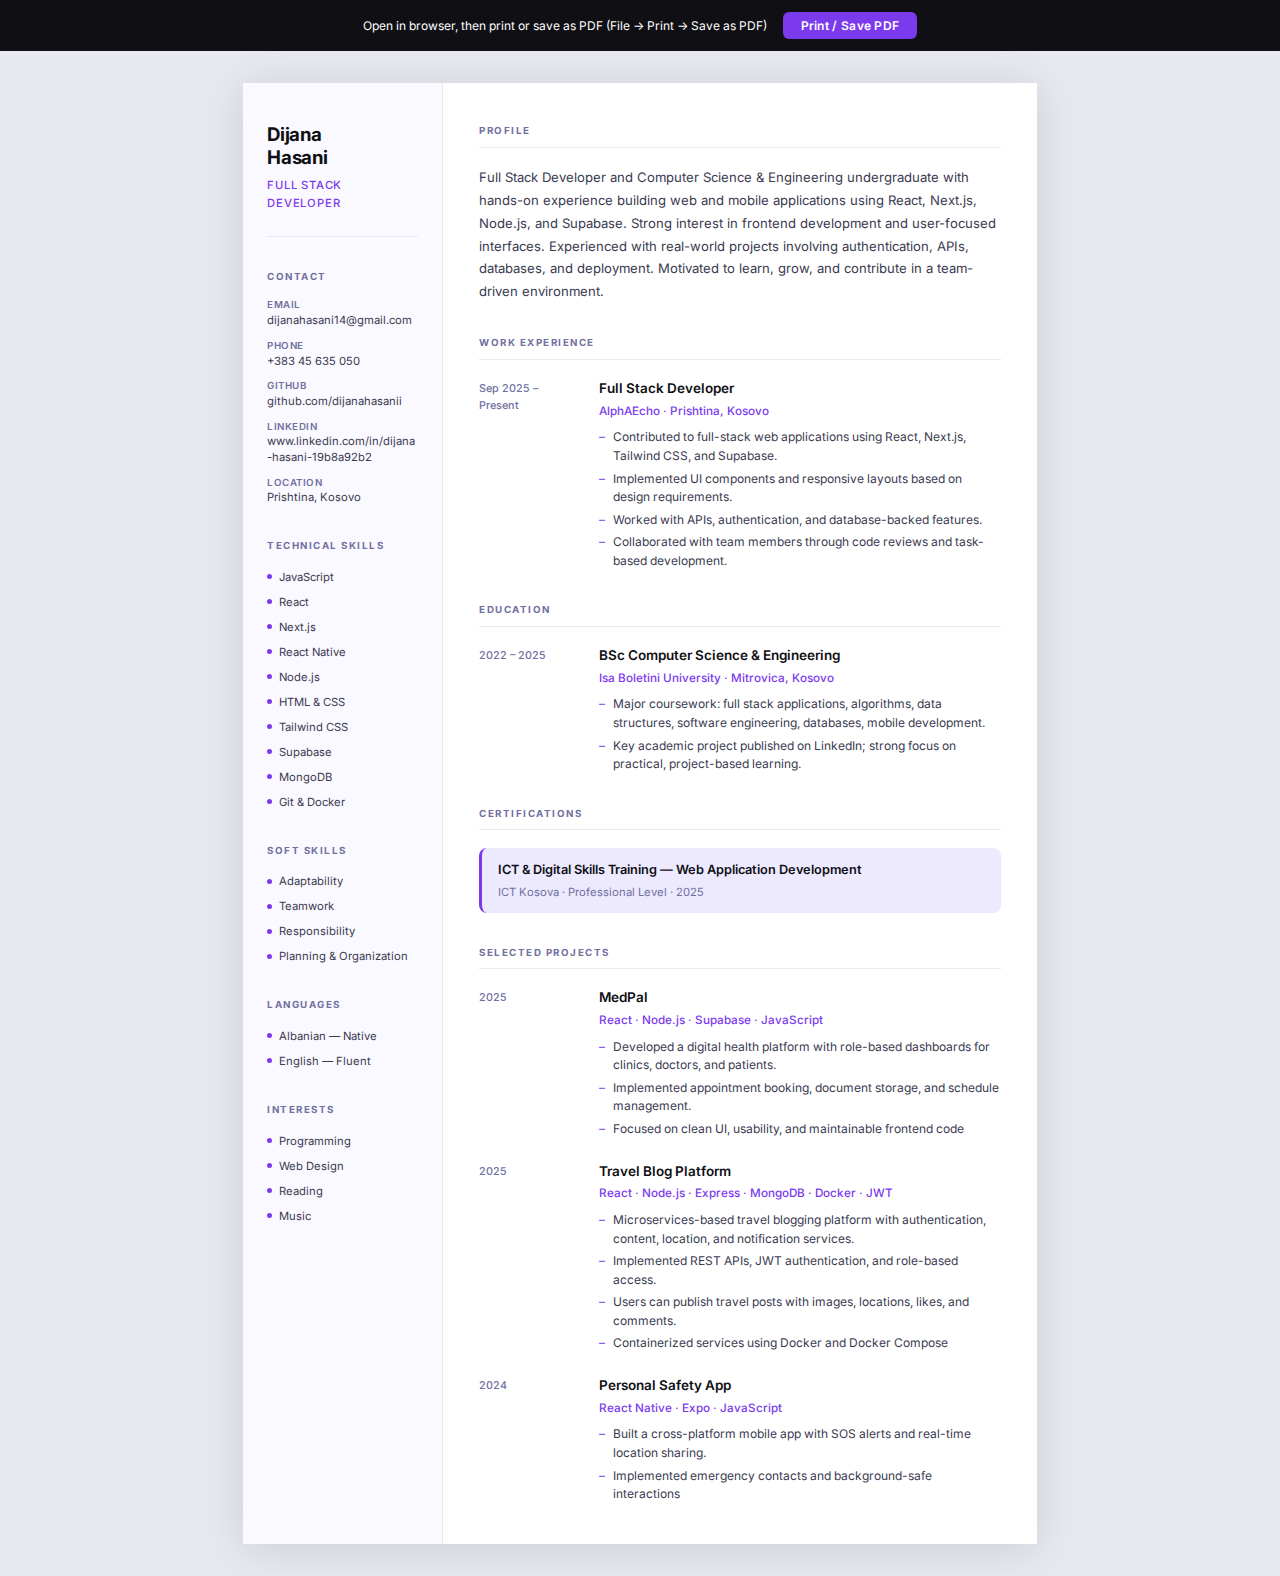
<file: cv.html>
<!doctype html>
<html lang="en">
  <head>
    <meta charset="UTF-8" />
    <meta name="viewport" content="width=device-width, initial-scale=1.0" />
    <title>Dijana Hasani — CV</title>
    <link rel="preconnect" href="https://fonts.googleapis.com" />
    <link rel="preconnect" href="https://fonts.gstatic.com" crossorigin />
    <link
      href="https://fonts.googleapis.com/css2?family=Inter:wght@300;400;500;600;700&display=swap"
      rel="stylesheet"
    />
    <style>
      *,
      *::before,
      *::after {
        margin: 0;
        padding: 0;
        box-sizing: border-box;
      }

      :root {
        --ink: #0f0f14;
        --ink-2: #3a3a50;
        --ink-3: #7070a0;
        --accent: #7c3aed;
        --accent-lt: #ede9fe;
        --rule: #e8e8f0;
        --bg: #ffffff;
        --sidebar: #faf9ff;
      }

      html {
        font-size: 15px;
      }

      body {
        font-family: "Inter", sans-serif;
        background: #e8e8f0;
        color: var(--ink);
        line-height: 1.6;
        -webkit-print-color-adjust: exact;
        print-color-adjust: exact;
      }

      /* ── PRINT BUTTON ── */
      .print-bar {
        background: var(--ink);
        color: #fff;
        text-align: center;
        padding: 12px 20px;
        font-size: 0.8rem;
        display: flex;
        align-items: center;
        justify-content: center;
        gap: 16px;
      }

      .print-bar button {
        background: var(--accent);
        color: #fff;
        border: none;
        border-radius: 6px;
        padding: 6px 18px;
        font-family: "Inter", sans-serif;
        font-size: 0.8rem;
        font-weight: 600;
        cursor: pointer;
        letter-spacing: 0.3px;
      }

      .print-bar button:hover {
        background: #6d28d9;
      }

      @media print {
        .print-bar {
          display: none;
        }
      }

      /* ── PAGE ── */
      .page {
        width: 210mm;
        min-height: 297mm;
        margin: 32px auto;
        background: var(--bg);
        box-shadow: 0 4px 40px rgba(0, 0, 0, 0.12);
        display: grid;
        grid-template-columns: 200px 1fr;
        overflow: hidden;
      }

      @media print {
        body {
          background: #fff;
        }
        .page {
          margin: 0;
          box-shadow: none;
          width: 100%;
          min-height: 100vh;
        }
      }

      /* ── SIDEBAR ── */
      .sidebar {
        background: var(--sidebar);
        border-right: 1px solid var(--rule);
        padding: 40px 24px;
        display: flex;
        flex-direction: column;
        gap: 32px;
      }

      .sidebar-name {
        border-bottom: 1px solid var(--rule);
        padding-bottom: 24px;
      }

      .sidebar-name h1 {
        font-size: 1.25rem;
        font-weight: 700;
        color: var(--ink);
        line-height: 1.25;
        letter-spacing: -0.3px;
      }

      .sidebar-name .role {
        font-size: 0.75rem;
        font-weight: 500;
        color: var(--accent);
        margin-top: 6px;
        text-transform: uppercase;
        letter-spacing: 0.8px;
      }

      .sb-section h2 {
        font-size: 0.65rem;
        font-weight: 700;
        letter-spacing: 1.5px;
        text-transform: uppercase;
        color: var(--ink-3);
        margin-bottom: 14px;
      }

      /* Contact */
      .contact-list {
        list-style: none;
        display: flex;
        flex-direction: column;
        gap: 10px;
      }

      .contact-list li {
        font-size: 0.75rem;
        color: var(--ink-2);
        word-break: break-all;
        line-height: 1.4;
      }

      .contact-list li span.label {
        display: block;
        font-size: 0.65rem;
        font-weight: 600;
        text-transform: uppercase;
        letter-spacing: 0.5px;
        color: var(--ink-3);
        margin-bottom: 1px;
      }

      /* Skills sidebar tags */
      .skill-tags {
        display: flex;
        flex-direction: column;
        gap: 8px;
      }

      .skill-tags .tag-row {
        display: flex;
        align-items: center;
        justify-content: space-between;
        gap: 8px;
      }

      .skill-tags .tag-label {
        font-size: 0.75rem;
        color: var(--ink-2);
        white-space: nowrap;
      }

      .skill-tags .tag-bar {
        flex: 1;
        height: 3px;
        background: var(--rule);
        border-radius: 3px;
        overflow: hidden;
      }

      .skill-tags .tag-fill {
        height: 100%;
        background: var(--accent);
        border-radius: 3px;
      }

      /* Soft skills / languages list */
      .plain-list {
        list-style: none;
        display: flex;
        flex-direction: column;
        gap: 7px;
      }

      .plain-list li {
        font-size: 0.75rem;
        color: var(--ink-2);
        display: flex;
        align-items: center;
        gap: 7px;
      }

      .plain-list li::before {
        content: "";
        width: 5px;
        height: 5px;
        border-radius: 50%;
        background: var(--accent);
        flex-shrink: 0;
      }

      /* ── MAIN ── */
      .main {
        padding: 40px 36px;
        display: flex;
        flex-direction: column;
        gap: 32px;
      }

      /* Summary */
      .summary p {
        font-size: 0.875rem;
        color: var(--ink-2);
        line-height: 1.75;
      }

      /* Section */
      .cv-section h2 {
        font-size: 0.65rem;
        font-weight: 700;
        letter-spacing: 1.5px;
        text-transform: uppercase;
        color: var(--ink-3);
        margin-bottom: 18px;
        padding-bottom: 8px;
        border-bottom: 1px solid var(--rule);
      }

      /* Experience / Education entries */
      .entry {
        display: grid;
        grid-template-columns: 100px 1fr;
        gap: 0 20px;
        margin-bottom: 22px;
      }

      .entry:last-child {
        margin-bottom: 0;
      }

      .entry-date {
        font-size: 0.72rem;
        color: var(--ink-3);
        font-weight: 500;
        padding-top: 2px;
        white-space: nowrap;
      }

      .entry-body h3 {
        font-size: 0.9rem;
        font-weight: 600;
        color: var(--ink);
        margin-bottom: 2px;
      }

      .entry-body .entry-place {
        font-size: 0.78rem;
        color: var(--accent);
        font-weight: 500;
        margin-bottom: 8px;
      }

      .entry-body ul {
        list-style: none;
        display: flex;
        flex-direction: column;
        gap: 4px;
      }

      .entry-body ul li {
        font-size: 0.8rem;
        color: var(--ink-2);
        padding-left: 14px;
        position: relative;
        line-height: 1.55;
      }

      .entry-body ul li::before {
        content: "–";
        position: absolute;
        left: 0;
        color: var(--accent);
      }

      /* Certifications pill */
      .cert-item {
        display: flex;
        align-items: flex-start;
        gap: 12px;
        padding: 12px 16px;
        background: var(--accent-lt);
        border-radius: 8px;
        border-left: 3px solid var(--accent);
      }

      .cert-item .cert-text h3 {
        font-size: 0.85rem;
        font-weight: 600;
        color: var(--ink);
      }

      .cert-item .cert-text p {
        font-size: 0.75rem;
        color: var(--ink-3);
        margin-top: 2px;
      }

      /* Interests */
      .interests-row {
        display: flex;
        flex-wrap: wrap;
        gap: 8px;
      }

      .interest-tag {
        background: var(--sidebar);
        border: 1px solid var(--rule);
        color: var(--ink-2);
        font-size: 0.75rem;
        padding: 4px 12px;
        border-radius: 20px;
      }
    </style>
  </head>
  <body>
    <div class="print-bar">
      <span
        >Open in browser, then print or save as PDF (File → Print → Save as
        PDF)</span
      >
      <button onclick="window.print()">Print / Save PDF</button>
    </div>

    <div class="page">
      <!-- ── SIDEBAR ── -->
      <aside class="sidebar">
        <div class="sidebar-name">
          <h1>Dijana<br />Hasani</h1>
          <p class="role">Full Stack Developer</p>
        </div>

        <div class="sb-section">
          <h2>Contact</h2>
          <ul class="contact-list">
            <li>
              <span class="label">Email</span>
              dijanahasani14@gmail.com
            </li>
            <li>
              <span class="label">Phone</span>
              +383 45 635 050
            </li>
            <li>
              <span class="label">GitHub</span>
              github.com/dijanahasanii
            </li>
            <li>
              <span class="label">LinkedIn</span>
              www.linkedin.com/in/dijana-hasani-19b8a92b2
            </li>
            <li>
              <span class="label">Location</span>
              Prishtina, Kosovo
            </li>
          </ul>
        </div>

        <div class="sb-section">
          <h2>Technical Skills</h2>
          <ul class="plain-list">
            <li>JavaScript</li>
            <li>React</li>
            <li>Next.js</li>
            <li>React Native</li>
            <li>Node.js</li>
            <li>HTML &amp; CSS</li>
            <li>Tailwind CSS</li>
            <li>Supabase</li>
            <li>MongoDB</li>
            <li>Git &amp; Docker</li>
          </ul>
        </div>

        <div class="sb-section">
          <h2>Soft Skills</h2>
          <ul class="plain-list">
            <li>Adaptability</li>
            <li>Teamwork</li>
            <li>Responsibility</li>
            <li>Planning &amp; Organization</li>
          </ul>
        </div>

        <div class="sb-section">
          <h2>Languages</h2>
          <ul class="plain-list">
            <li>Albanian — Native</li>
            <li>English — Fluent</li>
          </ul>
        </div>

        <div class="sb-section">
          <h2>Interests</h2>
          <ul class="plain-list">
            <li>Programming</li>
            <li>Web Design</li>
            <li>Reading</li>
            <li>Music</li>
          </ul>
        </div>
      </aside>

      <!-- ── MAIN ── -->
      <main class="main">
        <div class="summary cv-section">
          <h2>Profile</h2>
          <p>
            Full Stack Developer and Computer Science & Engineering
            undergraduate with hands-on experience building web and mobile
            applications using React, Next.js, Node.js, and Supabase. Strong
            interest in frontend development and user-focused interfaces.
            Experienced with real-world projects involving authentication, APIs,
            databases, and deployment. Motivated to learn, grow, and contribute
            in a team-driven environment.
          </p>
        </div>

        <div class="cv-section">
          <h2>Work Experience</h2>

          <div class="entry">
            <span class="entry-date">Sep 2025 –<br />Present</span>
            <div class="entry-body">
              <h3>Full Stack Developer</h3>
              <p class="entry-place">AlphAEcho · Prishtina, Kosovo</p>
              <ul>
                <li>
                  Contributed to full-stack web applications using React,
                  Next.js, Tailwind CSS, and Supabase.
                </li>
                <li>
                  Implemented UI components and responsive layouts based on
                  design requirements.
                </li>
                <li>
                  Worked with APIs, authentication, and database-backed
                  features.
                </li>
                <li>
                  Collaborated with team members through code reviews and
                  task-based development.
                </li>
              </ul>
            </div>
          </div>
        </div>

        <div class="cv-section">
          <h2>Education</h2>

          <div class="entry">
            <span class="entry-date">2022 – 2025</span>
            <div class="entry-body">
              <h3>BSc Computer Science &amp; Engineering</h3>
              <p class="entry-place">
                Isa Boletini University · Mitrovica, Kosovo
              </p>
              <ul>
                <li>
                  Major coursework: full stack applications, algorithms, data
                  structures, software engineering, databases, mobile
                  development.
                </li>
                <li>
                  Key academic project published on LinkedIn; strong focus on
                  practical, project-based learning.
                </li>
              </ul>
            </div>
          </div>
        </div>

        <div class="cv-section">
          <h2>Certifications</h2>
          <div class="cert-item">
            <div class="cert-text">
              <h3>
                ICT &amp; Digital Skills Training — Web Application Development
              </h3>
              <p>ICT Kosova · Professional Level · 2025</p>
            </div>
          </div>
        </div>

        <div class="cv-section">
          <h2>Selected Projects</h2>

          <div class="entry">
            <span class="entry-date">2025</span>
            <div class="entry-body">
              <h3>MedPal</h3>
              <p class="entry-place">React · Node.js · Supabase · JavaScript</p>
              <ul>
                <li>
                  Developed a digital health platform with role-based dashboards
                  for clinics, doctors, and patients.
                </li>
                <li>
                  Implemented appointment booking, document storage, and
                  schedule management.
                </li>
                <li>
                  Focused on clean UI, usability, and maintainable frontend code
                </li>
              </ul>
            </div>
          </div>

          <div class="entry">
            <span class="entry-date">2025</span>
            <div class="entry-body">
              <h3>Travel Blog Platform</h3>
              <p class="entry-place">
                React · Node.js · Express · MongoDB · Docker · JWT
              </p>
              <ul>
                <li>
                  Microservices-based travel blogging platform with
                  authentication, content, location, and notification services.
                </li>
                <li>
                  Implemented REST APIs, JWT authentication, and role-based
                  access.
                </li>
                <li>
                  Users can publish travel posts with images, locations, likes,
                  and comments.
                </li>
                <li>Containerized services using Docker and Docker Compose</li>
              </ul>
            </div>
          </div>

          <div class="entry">
            <span class="entry-date">2024</span>
            <div class="entry-body">
              <h3>Personal Safety App</h3>
              <p class="entry-place">React Native · Expo · JavaScript</p>
              <ul>
                <li>
                  Built a cross-platform mobile app with SOS alerts and
                  real-time location sharing.
                </li>
                <li>
                  Implemented emergency contacts and background-safe
                  interactions
                </li>
              </ul>
            </div>
          </div>
        </div>
      </main>
    </div>
  </body>
</html>
</file>
